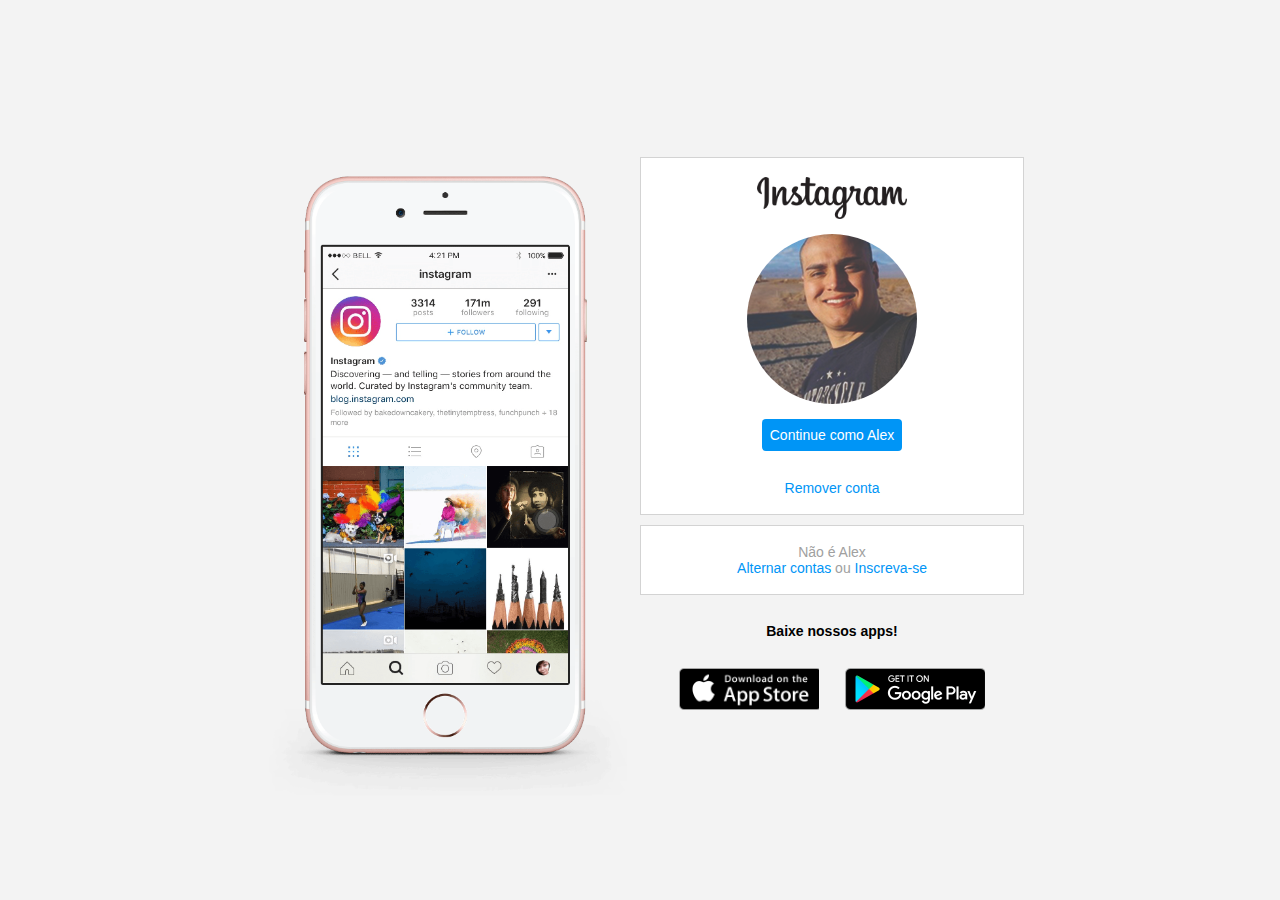
<file: index.html>
<!DOCTYPE html>
<html lang="en">
    <head>
        <meta charset="UTF-8">
        <meta name="viewport" content="width=device-width, initial-scale=1.0">
        <link rel="stylesheet" href="style.css">
        <link rel="shortcut icon" type="image.png" href="img/icon_instagram.png" />
        <title>Instagram_Alex</title>
    </head>
    <body>
        <div class="instagram-wrapper">
            <div class="instagram-box-um">
                <img src="./img/instagram-celular.png" alt="celular">

            </div>
            <div class="instagram-box-dois">
                <div class="group">
                    <img src="./img/instagram-logo.png" class="instagram-logo" alt="logo-instagram">
                    <div class="profile-foto">
                        <img src="./img/foto.jpg" alt="foto de perfil">
                    </div>
                    <a href="#" class="login">Continue como Alex</a>
                    <a href="#" class="logout">Remover conta</a>
                </div>
                <div class="group">
                    <p class="not-account">Não é Alex</p>
                    <p class="not-account">
                        <span class="link-blue">Alternar contas</span>
                        ou 
                        <span class="link-blue">Inscreva-se</span>
                    </p>
                </div>
                <div class="get-app">
                    <p class="app">Baixe nossos apps!</p>
                    <div class="download">
                        <a href="#" class="appdownload"></a>
                        <a href="#" class="appdownload"></a>
                    </div>
                </div>
            </div> 
        </div>
    </body>
</html>
</file>
<file: style.css>
*
{
    padding: 0;
    margin: 0;
    box-sizing: border-box;
    text-decoration: none;
    font-family: sans-serif;
    font-size: 14px;
}

body
{
    width: 100%;
    min-height: 100vh;
    background-color: rgb(243, 243, 243);
    margin: 0;
    padding: 0;
    display: flex;
    justify-content: center;
}

.instagram-wrapper
{
    display: flex;
    align-items: center;
    justify-content: start;
    width: 60%;
    height: 100vh;
}

.instagram-box-um
{
    display: flex;
    align-items: center;
    justify-content: center;
    width: 50%;
}

.instagram-box-um img
{
    height: auto;
    max-height: 50rem;
}

.instagram-box-dois
{
    display: flex;
    align-items: center;
    justify-content: space-around;
    flex-direction: column;
    width:  50%;
    min-height: 34rem;
}

.group
{
    display: flex;
    justify-content: space-between;
    align-items: center;
    flex-direction: column;
    background-color: #ffffff;
    width: 100%;
    padding: 1.3rem 0;
    border: 1px solid lightgray;
    margin-bottom: 10px;
}

.group:nth-child(1)
{
    min-height: 19rem;
    
}

.instagram-logo
{
    height: 3rem;
    margin-bottom: 15px;
}

.profile-foto
{
    display: flex;
    justify-content: center;
    align-items: center;
    border-radius:  50%;
    overflow: hidden;
    margin-bottom: 15px;
}

.profile-foto
{
    max-width: 170px;
    max-height: 170px;
}

.login
{
    background-color: #0095f6;
    color: #ffffff;
    padding: 8px;
    border-radius: 4px;
    margin-bottom: 15px;
}

.logout
{
    color: #0095f6;
    margin-top: 1rem;

}

.not-account
{
    color:  rgb(160, 160, 160);
}


.link-blue
{
    color: #0095f6;
}

.get-app
{
    display: flex;
    flex-direction: column;
    align-items: center;
    justify-content: center;
    width: 100%;
    padding: 1.3rem 0;
    
}

.app
{
    font-weight: bold;
    margin-bottom: 15px;
}



.download
{
    display: flex;
    width: 100%;
    justify-content: space-evenly;
    align-items: center;
    padding:  1rem;
}

.appdownload
{
    height:  3rem;
    width: 10rem;
    background-size: cover;
}

.appdownload:nth-child(1)
{
    background-image: url('img/apple-button.png');
}

.appdownload:nth-child(2)
{
    background-image: url('img/googleplay-button.png');
}

/* media queries*/

@media(max-width: 1024px){
    .instagram-wrapper{
        width: 90%;
    }
}

@media(max-width: 650px){
    body{
        background-color: #ffffff;
    }

    .instagram-wrapper{
        width: 90%;
    }

    .instagram-box-um{
        display: none;
    }

    .instagram-box-dois{
        width: 100%;
    }

    .group{
        border: 1px solid transparent;
    }
}
</file>
